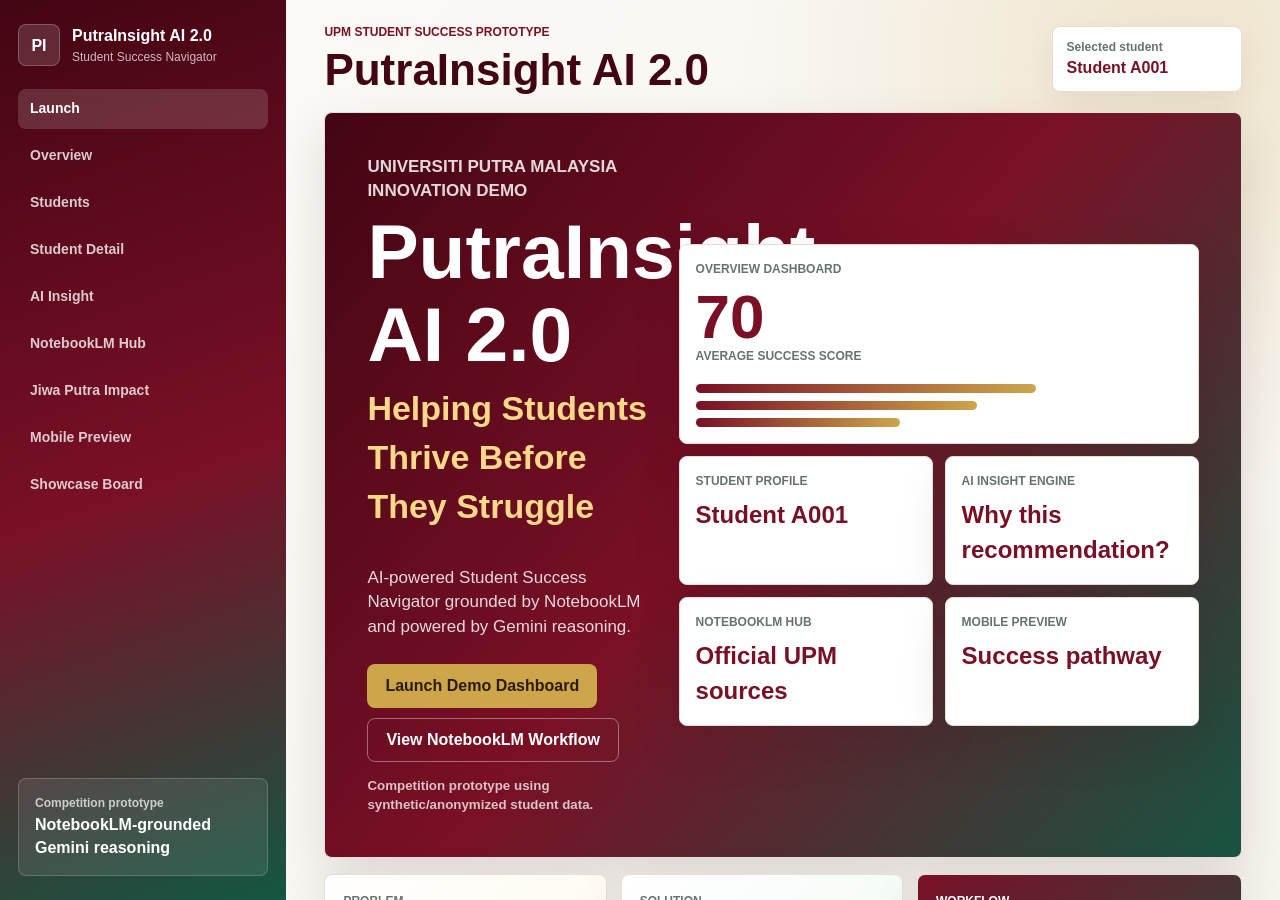
<file: index.html>
<!doctype html>
<html lang="en">
  <head>
    <meta charset="utf-8">
    <meta name="viewport" content="width=device-width, initial-scale=1">
    <meta http-equiv="refresh" content="0; url=demo/">
    <title>PutraInsight AI 2.0</title>
    <script>
      window.location.replace("demo/");
    </script>
  </head>
  <body>
    <main>
      <h1>PutraInsight AI 2.0</h1>
      <p>
        <a href="demo/">Open PutraInsight AI 2.0 Demo</a>
      </p>
    </main>
  </body>
</html>
</file>
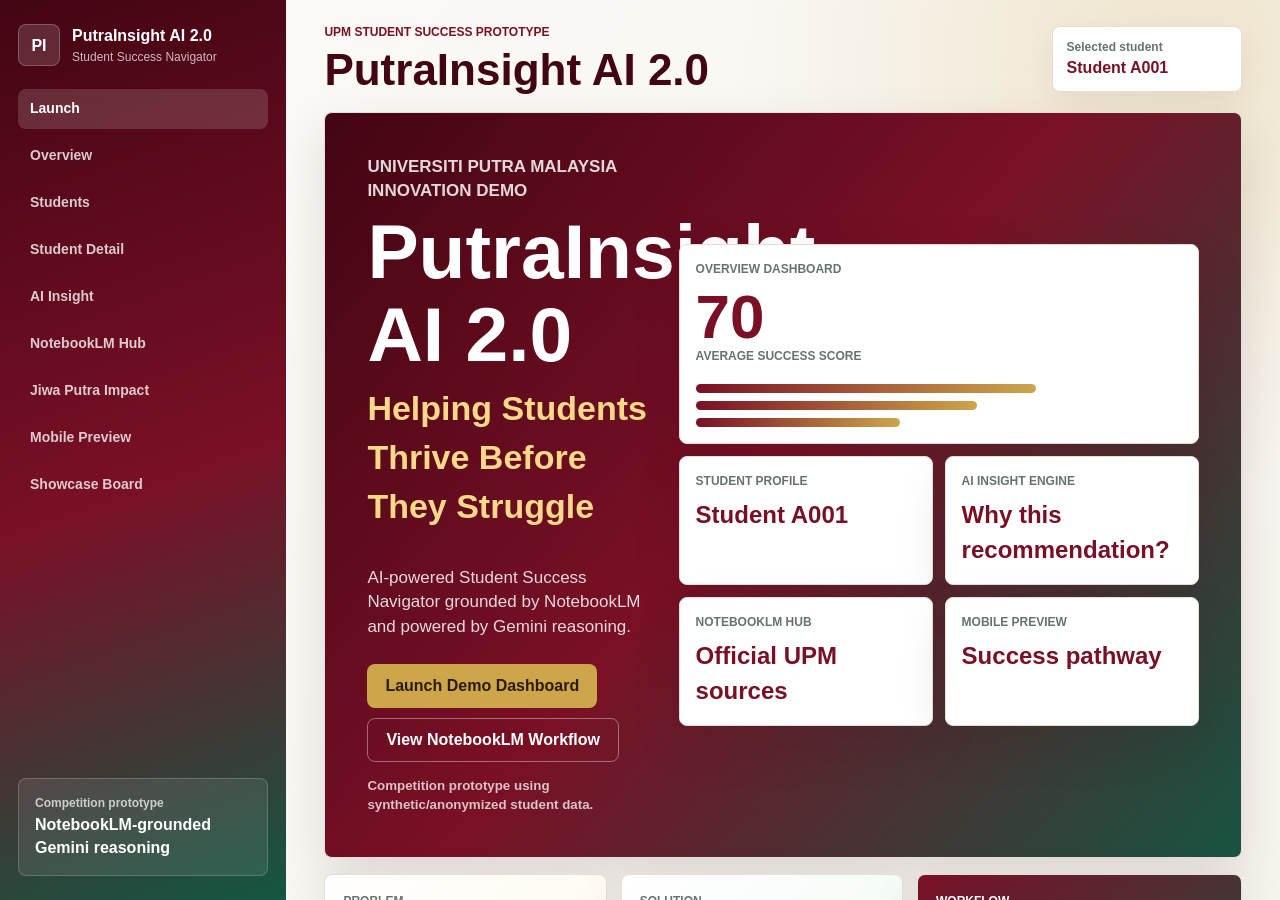
<file: demo/index.html>
<!doctype html>
<html lang="en">
  <head>
    <meta charset="utf-8">
    <meta name="viewport" content="width=device-width, initial-scale=1">
    <title>PutraInsight AI 2.0 | Student Success Navigator</title>
    <link rel="stylesheet" href="styles.css">
  </head>
  <body>
    <div class="app-shell">
      <aside class="sidebar" aria-label="Primary navigation">
        <a class="brand" href="#landing" aria-label="PutraInsight AI 2.0 home">
          <span class="brand-mark">PI</span>
          <span>
            <strong>PutraInsight AI 2.0</strong>
            <small>Student Success Navigator</small>
          </span>
        </a>
        <nav class="side-nav" id="sideNav">
          <button class="nav-item active" data-screen="landing" type="button">Launch</button>
          <button class="nav-item" data-screen="overview" type="button">Overview</button>
          <button class="nav-item" data-screen="students" type="button">Students</button>
          <button class="nav-item" data-screen="detail" type="button">Student Detail</button>
          <button class="nav-item" data-screen="insight" type="button">AI Insight</button>
          <button class="nav-item" data-screen="notebook" type="button">NotebookLM Hub</button>
          <button class="nav-item" data-screen="impact" type="button">Jiwa Putra Impact</button>
          <button class="nav-item" data-screen="mobile" type="button">Mobile Preview</button>
          <button class="nav-item" data-screen="showcase" type="button">Showcase Board</button>
        </nav>
        <div class="sidebar-note">
          <span>Competition prototype</span>
          <strong>NotebookLM-grounded Gemini reasoning</strong>
        </div>
      </aside>

      <main class="main-area">
        <header class="app-header">
          <div>
            <p class="eyebrow">UPM student success prototype</p>
            <h1 id="screenTitle">PutraInsight AI 2.0</h1>
          </div>
          <div class="selected-pill">
            <span>Selected student</span>
            <strong id="selectedStudentPill">Student A001</strong>
          </div>
        </header>

        <section class="screen active landing-screen" id="screen-landing" data-title="PutraInsight AI 2.0">
          <div class="hero-stage">
            <div class="hero-copy">
              <p class="hero-label">Universiti Putra Malaysia innovation demo</p>
              <h2>PutraInsight AI 2.0</h2>
              <p class="hero-tagline">Helping Students Thrive Before They Struggle</p>
              <p>AI-powered Student Success Navigator grounded by NotebookLM and powered by Gemini reasoning.</p>
              <div class="hero-actions">
                <button class="primary-action" data-go="overview" type="button">Launch Demo Dashboard</button>
                <button class="secondary-action" data-go="notebook" type="button">View NotebookLM Workflow</button>
              </div>
              <small class="data-note">Competition prototype using synthetic/anonymized student data.</small>
            </div>
            <div class="product-preview" aria-label="Product preview">
              <article class="preview-main">
                <span>Overview Dashboard</span>
                <strong id="heroAverageScore">74</strong>
                <small>Average success score</small>
                <div class="preview-bars">
                  <i style="width:70%"></i>
                  <i style="width:58%"></i>
                  <i style="width:42%"></i>
                </div>
              </article>
              <article><span>Student Profile</span><strong id="heroStudent">Student A001</strong></article>
              <article><span>AI Insight Engine</span><strong>Why this recommendation?</strong></article>
              <article><span>NotebookLM Hub</span><strong>Official UPM sources</strong></article>
              <article><span>Mobile Preview</span><strong>Success pathway</strong></article>
            </div>
          </div>
          <div class="launch-polish-grid">
            <article class="launch-problem-card">
              <span>Problem</span>
              <strong>Many students receive support only after challenges become visible.</strong>
              <p>PutraInsight AI 2.0 helps UPM act earlier through AI-guided, NotebookLM-grounded success pathways.</p>
            </article>
            <article class="launch-solution-card">
              <span>Solution</span>
              <strong>Earlier, advisor-guided success pathways.</strong>
              <p>PutraInsight AI 2.0 helps UPM act earlier through AI-guided, NotebookLM-grounded support recommendations.</p>
            </article>
            <article class="launch-workflow-card">
              <span>Workflow</span>
              <div class="mini-workflow">
                <b>Indicators</b>
                <b>Gemini</b>
                <b>NotebookLM</b>
                <b>Advisor Review</b>
              </div>
            </article>
          </div>
          <div class="value-card-grid">
            <article><span>01</span><strong>Personalized Guidance</strong><p>Student-specific success pathways from anonymized indicators.</p></article>
            <article><span>02</span><strong>Mentorship & Support</strong><p>Advisor and peer mentor actions remain human-guided.</p></article>
            <article><span>03</span><strong>Wellbeing & Balance</strong><p>Respectful support information without stigma.</p></article>
            <article><span>04</span><strong>Leadership & Impact</strong><p>Jiwa Putra development opportunities for growth.</p></article>
          </div>
        </section>

        <section class="screen" id="screen-overview" data-title="Overview Dashboard">
          <div class="intro-panel command-panel">
            <div>
              <h2>Student success command center</h2>
              <p>Review the cohort, select a student, inspect the AI insight, then show the NotebookLM-grounded success pathway.</p>
            </div>
            <button class="primary-action" data-go="students" type="button">Review Student Cohort</button>
          </div>
          <div class="overview-focus-strip">
            <article><strong>+26</strong><span>average improvement</span></article>
            <article><strong>Human-in-the-loop</strong><span>advisor review before action</span></article>
            <article><strong>2-minute flow</strong><span>cohort to insight to impact</span></article>
          </div>
          <div class="metric-grid" id="overviewMetrics"></div>
          <div class="dashboard-grid">
            <article class="panel simulation-panel wide-panel">
              <div class="panel-head">
                <div>
                  <h3>Cohort Improvement Simulation</h3>
                  <p>Screenshot-ready view of how advisor-guided support can move students into stable success pathways.</p>
                </div>
                <span>30-day AI-guided support</span>
              </div>
              <div class="simulation-grid">
                <div>
                  <h4>Before support</h4>
                  <div class="bar-list" id="beforeSimulation"></div>
                </div>
                <div class="improvement-callout">
                  <strong>+26</strong>
                  <span>average improvement for supported students</span>
                  <small>7 students moved to stable pathway</small>
                  <small>100% received source-grounded recommendations</small>
                </div>
                <div>
                  <h4>After 30-day plan</h4>
                  <div class="bar-list" id="afterSimulation"></div>
                </div>
              </div>
              <div class="simulation-proof-row">
                <span><strong>+26</strong> average improvement</span>
                <span><strong>7</strong> students moved to stable pathway</span>
                <span><strong>100%</strong> source-grounded recommendations</span>
              </div>
            </article>
            <article class="panel">
              <div class="panel-head">
                <h3>Category Distribution</h3>
                <span>live demo data</span>
              </div>
              <div class="bar-list" id="categoryDistribution"></div>
            </article>
            <article class="panel">
              <div class="panel-head">
                <h3>Top Support Needs</h3>
                <span>from recommendations</span>
              </div>
              <div class="need-list" id="supportNeeds"></div>
            </article>
            <article class="panel demo-flow-card">
              <h3>2-minute demo flow</h3>
              <ol>
                <li>Review student cohort</li>
                <li>Select a student</li>
                <li>Inspect AI insight</li>
                <li>Review NotebookLM sources</li>
                <li>Generate success pathway</li>
              </ol>
            </article>
            <article class="panel human-card">
              <h3>Human-in-the-loop</h3>
              <p>PutraInsight AI supports advisors. It does not replace academic advisors, counsellors, or university officers.</p>
            </article>
            <article class="panel wide-panel">
              <div class="panel-head">
                <h3>Recent AI Recommendations</h3>
                <span>click a student to inspect</span>
              </div>
              <div class="recommendation-feed" id="recentRecommendations"></div>
            </article>
          </div>
        </section>

        <section class="screen" id="screen-students" data-title="Students">
          <div class="screen-toolbar">
            <div>
              <h2>Multi-student cohort</h2>
              <p>The table is powered by `demo/data.json` and supports all 20 anonymized student profiles.</p>
            </div>
            <div class="search-stack">
              <input id="studentSearch" type="search" placeholder="Search student, faculty, category">
              <span id="studentResultCount">20 students shown</span>
            </div>
          </div>
          <div class="student-page-grid">
            <article class="panel filter-panel">
              <h3>Category filter</h3>
              <div class="filter-list" id="categoryFilters"></div>
              <div class="selected-score-card">
                <span>Selected score</span>
                <strong id="selectedScoreCompact">48</strong>
                <small id="selectedCategoryCompact">Needs Support</small>
              </div>
            </article>
            <div class="student-table-wrap">
              <table class="student-table">
                <thead>
                  <tr>
                    <th>Student ID</th>
                    <th>Faculty</th>
                    <th>Year</th>
                    <th>Score</th>
                    <th>Category</th>
                    <th>Recommended Action</th>
                    <th></th>
                  </tr>
                </thead>
                <tbody id="studentRows"></tbody>
              </table>
            </div>
          </div>
        </section>

        <section class="screen" id="screen-detail" data-title="Student Detail">
          <div class="detail-grid">
            <article class="panel profile-panel">
              <div class="profile-head">
                <div>
                  <h2 id="detailId">Student A001</h2>
                  <p id="detailFaculty">Faculty</p>
                </div>
                <span class="category-badge" id="detailCategory">Needs Support</span>
              </div>
              <div class="score-block">
                <div class="score-ring large" id="detailScoreRing" style="--score:48">
                  <span id="detailScore">48</span>
                  <small>Student Success Score</small>
                </div>
                <div class="score-copy">
                  <strong id="detailYear">Year 2</strong>
                  <p id="detailAction">Recommended action appears here.</p>
                </div>
              </div>
            </article>
            <article class="panel snapshot-panel">
              <h3>Student Snapshot</h3>
              <div id="studentSnapshot" class="snapshot-list"></div>
            </article>
            <article class="panel">
              <div class="panel-head">
                <h3>GPA Trend</h3>
                <span id="gpaTrendLabel">Improving</span>
              </div>
              <div class="trend-bars" id="gpaTrend"></div>
            </article>
            <article class="panel privacy-card">
              <h3>Privacy note</h3>
              <p>Only anonymized indicators are shown. No names, matric numbers, emails, or private identifiers are used in this prototype.</p>
            </article>
            <article class="panel wide-panel">
              <div class="panel-head">
                <h3>Academic and Engagement Indicators</h3>
                <span>selected student</span>
              </div>
              <div class="indicator-grid" id="detailIndicators"></div>
            </article>
          </div>
        </section>

        <section class="screen" id="screen-insight" data-title="AI Insight Engine">
          <div class="ai-layout">
            <article class="panel selected-summary">
              <div class="panel-head">
                <h3 id="insightStudent">Student A001</h3>
                <span id="insightCategory">Needs Support</span>
              </div>
              <p>Gemini generates the reasoning layer, while NotebookLM grounds the recommendation using official UPM resources.</p>
              <div class="source-card">
                <span>NotebookLM source used</span>
                <strong id="sourceUsed">UPM Academic Advising System Guideline</strong>
                <div class="confidence-line">
                  <i id="confidenceBar"></i>
                </div>
                <small id="confidenceScore">Source confidence: 92%</small>
              </div>
            </article>
            <article class="panel mentor-match-card">
              <h3>Recommended Advisor / Mentor Type</h3>
              <strong>Academic advisor + trained peer mentor</strong>
              <div class="match-score"><span id="mentorMatchScore">91%</span><i></i></div>
              <p id="mentorMatchReason">Same faculty context, academic planning support, confidence-building need.</p>
            </article>
            <article class="panel presenter-focus-card wide-panel">
              <h3>Presenter Focus</h3>
              <div>
                <span>1. Why this recommendation?</span>
                <span>2. NotebookLM source confidence</span>
                <span>3. Mentor/advisor match</span>
                <span>4. 30-day Success Journey</span>
              </div>
            </article>
            <article class="panel wide-panel">
              <div class="panel-head">
                <h3>Why this recommendation?</h3>
                <span>factor contribution breakdown</span>
              </div>
              <div class="factor-grid" id="factorBreakdown"></div>
            </article>
            <article class="panel">
              <h3>Key Support Factors</h3>
              <ul class="clean-list" id="supportFactors"></ul>
            </article>
            <article class="panel">
              <h3>Strengths</h3>
              <ul class="clean-list" id="strengths"></ul>
            </article>
            <article class="panel">
              <h3>Growth Opportunities</h3>
              <ul class="clean-list" id="growthOpportunities"></ul>
            </article>
            <article class="panel ai-summary-card">
              <h3>AI Recommendation Summary</h3>
              <p id="aiSummary">Advisor-guided support pathway with academic planning and wellbeing information.</p>
              <strong>Human review required before action.</strong>
            </article>
            <article class="panel wide-panel">
              <div class="recommendation-grid" id="aiRecommendations"></div>
            </article>
            <article class="panel source-reason-card wide-panel">
              <div class="panel-head">
                <h3>Source grounding explanation</h3>
                <span id="sourceCategory">Academic Advising</span>
              </div>
              <p id="sourceReason">Used because advisor engagement and academic planning support are central to the recommendation.</p>
            </article>
            <article class="panel wide-panel journey-panel">
              <div class="panel-head">
                <h3>30-Day Success Journey</h3>
                <span id="journeyGain">+26 points</span>
              </div>
              <div class="journey-visual">
                <div class="journey-state before">
                  <span>Before support</span>
                  <strong id="beforeScore">48</strong>
                  <small id="beforeCategory">Needs Support</small>
                </div>
                <div class="journey-plan" id="successPlan"></div>
                <div class="journey-state after">
                  <span>After 30-day plan</span>
                  <strong id="afterScore">74</strong>
                  <small id="afterCategory">Stable</small>
                </div>
              </div>
            </article>
          </div>
        </section>

        <section class="screen" id="screen-notebook" data-title="NotebookLM Hub">
          <div class="intro-panel notebook-hero">
            <div>
              <h2>NotebookLM is the grounding layer</h2>
              <p>NotebookLM prevents generic AI advice by grounding recommendations in official UPM resources.</p>
            </div>
            <button class="primary-action" data-go="insight" type="button">Inspect AI Reasoning</button>
          </div>
          <div class="layer-summary">
            <article><strong>Gemini</strong><span>reasoning layer</span></article>
            <article><strong>NotebookLM</strong><span>grounding layer</span></article>
            <article><strong>Advisor</strong><span>human review layer</span></article>
          </div>
          <div class="vertical-flow">
            <div>Student Indicators</div>
            <div>Gemini Analysis</div>
            <div>NotebookLM Official UPM Sources</div>
            <div>Grounded Recommendation</div>
            <div>Student Success Pathway</div>
            <div>Advisor Review</div>
          </div>
          <p class="workflow-note">NotebookLM helps keep recommendations UPM-specific, source-aware, and aligned with official student support pathways.</p>
          <div class="why-grid">
            <article class="panel">
              <h3>Why NotebookLM?</h3>
              <p>NotebookLM prevents generic AI advice by grounding recommendations in official UPM resources.</p>
            </article>
            <article class="panel">
              <h3>Why not Gemini alone?</h3>
              <p>Gemini reasons over the student profile, but NotebookLM anchors the answer to UPM-specific policies, services, and support pathways.</p>
            </article>
          </div>
          <div class="source-category-grid" id="sourceCards"></div>
        </section>

        <section class="screen" id="screen-impact" data-title="Jiwa Putra Impact">
          <div class="impact-hero">
            <div>
              <h2>From insight to care, responsibility, and empowerment.</h2>
              <p>PutraInsight connects student success with mentorship, wellbeing, leadership, and community impact.</p>
            </div>
            <div class="impact-mark">Jiwa Putra</div>
          </div>
          <div class="impact-metrics" id="impactMetrics"></div>
          <div class="value-grid">
            <article class="panel"><h3>Care</h3><p>Earlier support recommendations before students feel alone.</p></article>
            <article class="panel"><h3>Responsibility</h3><p>Human-in-the-loop guidance for advisors and support units.</p></article>
            <article class="panel"><h3>Student Empowerment</h3><p>Clear next steps that students can understand and act on.</p></article>
            <article class="panel"><h3>Mentorship</h3><p>Advisor and peer mentor actions connected to each pathway.</p></article>
            <article class="panel"><h3>Wellbeing</h3><p>Support options presented positively and respectfully.</p></article>
            <article class="panel"><h3>Leadership</h3><p>Student development and leadership participation as growth opportunities.</p></article>
            <article class="panel"><h3>Community Impact</h3><p>Leadership and service pathways aligned with Berilmu Berbakti.</p></article>
          </div>
          <article class="panel closing-impact">
            <strong>PutraInsight AI 2.0 embodies Jiwa Putra by helping students receive the right support before challenges become critical.</strong>
          </article>
        </section>

        <section class="screen" id="screen-mobile" data-title="Mobile Preview">
          <div class="screen-toolbar">
            <div>
              <h2>Student mobile companion</h2>
              <p>Phone-like cards for success score, pathway, mentor, recommended programmes, and NotebookLM-grounded support.</p>
            </div>
          </div>
          <div class="phone-grid">
            <div class="phone"><div class="phone-top">Home</div><p id="mobileHome">Welcome back, Student A001</p><strong id="mobileToday">Today: advisor check-in</strong><div class="phone-card">Support pathway ready</div></div>
            <div class="phone"><div class="phone-top">Success Score</div><div class="score-ring small" id="mobileScoreRing" style="--score:48"><span id="mobileScore">48</span></div><p id="mobileCategory">Needs Support</p><div class="mini-progress"><i style="width:62%"></i></div></div>
            <div class="phone"><div class="phone-top">My Success Pathway</div><div class="phone-card">Month 1: study rhythm</div><div class="phone-card">Month 2: mentor reflection</div><div class="phone-card">Month 3: leadership opportunity</div></div>
            <div class="phone"><div class="phone-top">Mentor Recommendation</div><p>Academic advisor + trained peer mentor</p><strong>Match Score: 91%</strong><div class="mini-progress"><i style="width:91%"></i></div></div>
            <div class="phone"><div class="phone-top">Recommended Programs</div><p id="mobilePrograms">Study Circle, Wellbeing Info, Jiwa Putra Volunteer</p><div class="phone-card">Advisor-guided support</div></div>
            <div class="phone"><div class="phone-top">NotebookLM Support</div><p>Official UPM source grounding is attached to each recommendation.</p><strong>Source confidence: 92%</strong></div>
          </div>
        </section>

        <section class="screen" id="screen-showcase" data-title="Showcase Board">
          <div class="showcase-board">
            <article class="showcase-hero">
              <span>Competition product board</span>
              <small>PutraInsight AI 2.0</small>
              <h2>Helping Students Thrive Before They Struggle</h2>
              <p>AI-powered student success navigator grounded by NotebookLM and powered by Gemini reasoning.</p>
              <div class="showcase-flow-line">
                <b>Student Success</b>
                <b>NotebookLM Grounding</b>
                <b>Gemini Reasoning</b>
              </div>
            </article>
            <article class="showcase-card dashboard-preview">
              <h3>Dashboard Preview</h3>
              <div class="showcase-stat-row">
                <strong>20</strong>
                <span>student profiles analyzed</span>
              </div>
              <div class="showcase-stat-row">
                <strong id="showcaseAvgScore">70</strong>
                <span>average success score</span>
              </div>
              <div class="mini-cohort-chart">
                <i style="height:48%"><span>6</span></i>
                <i style="height:56%"><span>7</span></i>
                <i style="height:40%"><span>5</span></i>
                <i style="height:16%"><span>2</span></i>
                <em>Before</em>
                <i style="height:80%"><span>10</span></i>
                <i style="height:64%"><span>8</span></i>
                <i style="height:16%"><span>2</span></i>
                <i style="height:4%"><span>0</span></i>
                <em>After</em>
              </div>
            </article>
            <article class="showcase-card insight-preview-card">
              <h3>AI Insight Preview</h3>
              <p>Why this recommendation?</p>
              <div class="showcase-factor"><span>Advisor engagement</span><i style="width:82%"></i><b>+8</b></div>
              <div class="showcase-factor"><span>Support need</span><i style="width:72%"></i><b>-15</b></div>
              <div class="showcase-mini-stats">
                <span>Mentor match <strong>91%</strong></span>
                <span>Source confidence <strong>92%</strong></span>
              </div>
            </article>
            <article class="showcase-card notebook-preview-card">
              <h3>NotebookLM Workflow</h3>
              <div class="compact-flow">
                <span>Indicators</span>
                <span>Gemini</span>
                <span>NotebookLM</span>
                <span>Recommendation</span>
                <span>Advisor Review</span>
              </div>
              <p>Student Indicators → Gemini Analysis → Official UPM Sources → Advisor Review</p>
            </article>
            <article class="showcase-card impact-preview-card">
              <h3>Jiwa Putra Impact</h3>
              <div><strong>100%</strong><span>source-grounded recommendations</span></div>
              <div><strong>29</strong><span>advisor/mentor actions</span></div>
              <div><strong>7</strong><span>students moved to stable pathway</span></div>
            </article>
            <article class="showcase-phone">
              <div class="phone-top">Mobile Preview</div>
              <div class="showcase-phone-card">
                <span>Student Success Score</span>
                <strong>74</strong>
                <i></i>
              </div>
              <div class="showcase-phone-card">
                <span>My Success Pathway</span>
                <b>Advisor check-in ready</b>
              </div>
              <small>NotebookLM support attached</small>
            </article>
          </div>
        </section>
      </main>
    </div>

    <nav class="mobile-nav" aria-label="Mobile navigation">
      <button class="nav-item active" data-screen="landing" type="button">Launch</button>
      <button class="nav-item" data-screen="overview" type="button">Overview</button>
      <button class="nav-item" data-screen="students" type="button">Students</button>
      <button class="nav-item" data-screen="detail" type="button">Detail</button>
      <button class="nav-item" data-screen="insight" type="button">AI</button>
      <button class="nav-item" data-screen="notebook" type="button">Hub</button>
      <button class="nav-item" data-screen="impact" type="button">Impact</button>
      <button class="nav-item" data-screen="mobile" type="button">Mobile</button>
      <button class="nav-item" data-screen="showcase" type="button">Board</button>
    </nav>

    <script src="script.js"></script>
  </body>
</html>
</file>
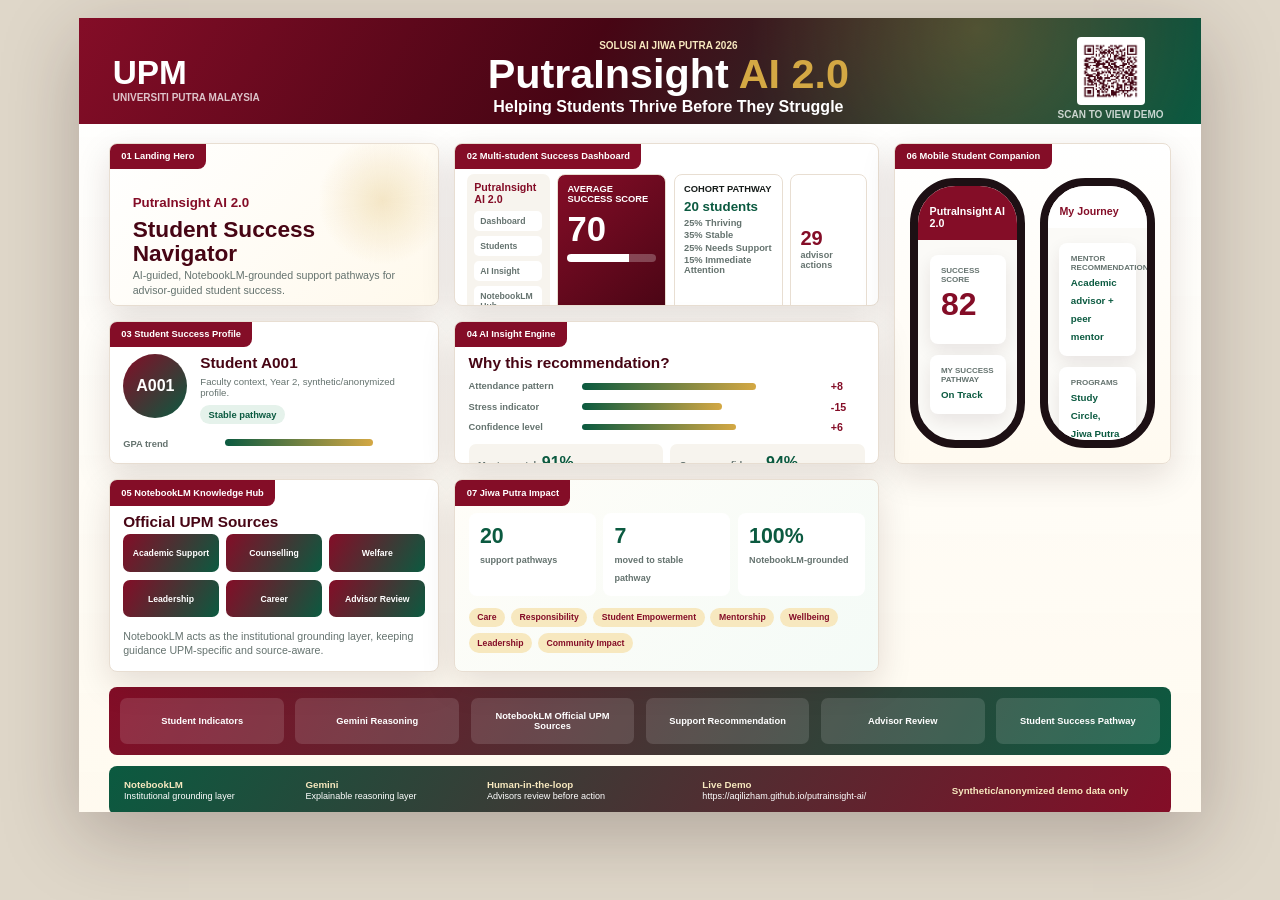
<file: poster/poster.html>
<!doctype html>
<html lang="en">
  <head>
    <meta charset="utf-8">
    <meta name="viewport" content="width=device-width, initial-scale=1">
    <title>PutraInsight AI 2.0 Product Showcase Poster</title>
    <link rel="stylesheet" href="poster.css">
  </head>
  <body>
    <main class="poster-board">
      <header class="top-strip">
        <div class="upm-mark">
          <strong>UPM</strong>
          <span>Universiti Putra Malaysia</span>
        </div>
        <div class="title-block">
          <p>Solusi AI Jiwa Putra 2026</p>
          <h1>PutraInsight <em>AI 2.0</em></h1>
          <h2>Helping Students Thrive Before They Struggle</h2>
        </div>
        <div class="demo-qr">
          <img src="assets/qr-demo.png" alt="QR code for PutraInsight AI 2.0 live demo">
          <span>Scan to view demo</span>
        </div>
      </header>

      <section class="showcase-grid">
        <article class="panel landing-panel">
          <div class="panel-tab">01 Landing Hero</div>
          <div class="landing-copy">
            <strong>PutraInsight AI 2.0</strong>
            <h3>Student Success Navigator</h3>
            <p>AI-guided, NotebookLM-grounded support pathways for advisor-guided student success.</p>
          </div>
          <div class="hero-wave"></div>
          <div class="feature-row">
            <span>Personalized Guidance</span>
            <span>Mentorship</span>
            <span>Wellbeing</span>
            <span>Leadership</span>
          </div>
        </article>

        <article class="panel dashboard-panel">
          <div class="panel-tab">02 Multi-student Success Dashboard</div>
          <div class="dashboard-shell">
            <aside>
              <b>PutraInsight AI 2.0</b>
              <span>Dashboard</span>
              <span>Students</span>
              <span>AI Insight</span>
              <span>NotebookLM Hub</span>
            </aside>
            <div class="dash-main">
              <div class="score-card">
                <small>Average Success Score</small>
                <strong>70</strong>
                <i></i>
              </div>
              <div class="path-card">
                <small>Cohort Pathway</small>
                <b>20 students</b>
                <span>25% Thriving</span>
                <span>35% Stable</span>
                <span>25% Needs Support</span>
                <span>15% Immediate Attention</span>
              </div>
              <div class="metric-mini"><strong>29</strong><span>advisor actions</span></div>
              <div class="metric-mini"><strong>+26</strong><span>average improvement</span></div>
              <div class="metric-mini"><strong>100%</strong><span>source-grounded</span></div>
            </div>
          </div>
        </article>

        <article class="mobile-cluster">
          <div class="panel-tab">06 Mobile Student Companion</div>
          <div class="phone-row">
            <div class="phone-mock">
              <div class="phone-head">PutraInsight AI 2.0</div>
              <div class="phone-card"><span>Success Score</span><strong>82</strong><i></i></div>
              <div class="phone-card"><span>My Success Pathway</span><b>On Track</b></div>
            </div>
            <div class="phone-mock light">
              <div class="phone-head">My Journey</div>
              <div class="phone-card"><span>Mentor Recommendation</span><b>Academic advisor + peer mentor</b></div>
              <div class="phone-card"><span>Programs</span><b>Study Circle, Jiwa Putra Volunteer</b></div>
            </div>
          </div>
        </article>

        <article class="panel profile-panel">
          <div class="panel-tab">03 Student Success Profile</div>
          <div class="profile-grid">
            <div class="avatar">A001</div>
            <div>
              <h3>Student A001</h3>
              <p>Faculty context, Year 2, synthetic/anonymized profile.</p>
              <span class="badge stable">Stable pathway</span>
            </div>
            <div class="strengths">
              <span>GPA trend</span><i style="width:74%"></i>
              <span>Attendance</span><i style="width:88%"></i>
              <span>Confidence</span><i style="width:70%"></i>
            </div>
          </div>
          <div class="recommend-row">
            <span>Support Pathway</span>
            <b>Advisor-Guided Support + 30-Day Success Journey</b>
          </div>
        </article>

        <article class="panel ai-panel">
          <div class="panel-tab">04 AI Insight Engine</div>
          <h3>Why this recommendation?</h3>
          <div class="factor"><span>Attendance pattern</span><i style="width:72%"></i><b>+8</b></div>
          <div class="factor"><span>Stress indicator</span><i style="width:58%"></i><b>-15</b></div>
          <div class="factor"><span>Confidence level</span><i style="width:64%"></i><b>+6</b></div>
          <div class="ai-stat-row">
            <span>Mentor match <strong>91%</strong></span>
            <span>Source confidence <strong>94%</strong></span>
          </div>
        </article>

        <article class="panel notebook-panel">
          <div class="panel-tab">05 NotebookLM Knowledge Hub</div>
          <h3>Official UPM Sources</h3>
          <div class="source-grid">
            <span>Academic Support</span>
            <span>Counselling</span>
            <span>Welfare</span>
            <span>Leadership</span>
            <span>Career</span>
            <span>Advisor Review</span>
          </div>
          <p>NotebookLM acts as the institutional grounding layer, keeping guidance UPM-specific and source-aware.</p>
        </article>

        <article class="panel impact-panel">
          <div class="panel-tab">07 Jiwa Putra Impact</div>
          <div class="impact-metrics">
            <div><strong>20</strong><span>support pathways</span></div>
            <div><strong>7</strong><span>moved to stable pathway</span></div>
            <div><strong>100%</strong><span>NotebookLM-grounded</span></div>
          </div>
          <div class="jiwa-values">
            <span>Care</span>
            <span>Responsibility</span>
            <span>Student Empowerment</span>
            <span>Mentorship</span>
            <span>Wellbeing</span>
            <span>Leadership</span>
            <span>Community Impact</span>
          </div>
        </article>
      </section>

      <section class="workflow-strip">
        <span>Student Indicators</span>
        <span>Gemini Reasoning</span>
        <span>NotebookLM Official UPM Sources</span>
        <span>Support Recommendation</span>
        <span>Advisor Review</span>
        <span>Student Success Pathway</span>
      </section>

      <footer>
        <div><strong>NotebookLM</strong> Institutional grounding layer</div>
        <div><strong>Gemini</strong> Explainable reasoning layer</div>
        <div><strong>Human-in-the-loop</strong> Advisors review before action</div>
        <div><strong>Live Demo</strong> https://aqilizham.github.io/putrainsight-ai/</div>
        <div><strong>Synthetic/anonymized demo data only</strong></div>
      </footer>
    </main>
  </body>
</html>
</file>
<file: demo/styles.css>
:root {
  --maroon: #7a1026;
  --maroon-2: #9b1232;
  --maroon-dark: #420513;
  --gold: #cda64b;
  --gold-soft: #f6ead0;
  --green: #0f5a43;
  --green-soft: #dcefe6;
  --ink: #17201d;
  --muted: #66736f;
  --line: #e7dfd5;
  --paper: #ffffff;
  --soft: #f7f4ee;
  --shadow: 0 18px 48px rgba(48, 18, 23, 0.13);
}

* {
  box-sizing: border-box;
}

html,
body {
  min-height: 100%;
}

body {
  margin: 0;
  color: var(--ink);
  background:
    radial-gradient(circle at 92% 6%, rgba(205, 166, 75, 0.22), transparent 30%),
    linear-gradient(120deg, #fbfaf7, var(--soft));
  font-family: Inter, "Segoe UI", Arial, sans-serif;
  line-height: 1.45;
}

button,
input {
  font: inherit;
}

button {
  cursor: pointer;
}

h1,
h2,
h3,
h4,
p {
  margin-top: 0;
}

h1 {
  margin-bottom: 0;
  color: var(--maroon-dark);
  font-size: clamp(28px, 4vw, 44px);
  line-height: 1.05;
}

h2 {
  margin-bottom: 8px;
  color: var(--maroon-dark);
  font-size: clamp(24px, 3vw, 36px);
  line-height: 1.08;
}

h3 {
  margin-bottom: 10px;
  color: var(--maroon-dark);
  font-size: 18px;
}

h4 {
  margin-bottom: 10px;
  color: var(--maroon-dark);
}

p {
  color: var(--muted);
}

.app-shell {
  min-height: 100vh;
  display: grid;
  grid-template-columns: 286px minmax(0, 1fr);
}

.sidebar {
  position: sticky;
  top: 0;
  height: 100vh;
  display: flex;
  flex-direction: column;
  gap: 22px;
  padding: 24px 18px;
  color: white;
  background:
    linear-gradient(160deg, rgba(66, 5, 19, 0.98), rgba(122, 16, 38, 0.96) 54%, rgba(15, 90, 67, 0.96)),
    var(--maroon);
}

.brand {
  display: flex;
  align-items: center;
  gap: 12px;
  color: white;
  text-decoration: none;
}

.brand-mark {
  display: grid;
  place-items: center;
  width: 42px;
  height: 42px;
  flex: 0 0 auto;
  color: white;
  background: rgba(255, 255, 255, 0.14);
  border: 1px solid rgba(255, 255, 255, 0.22);
  border-radius: 8px;
  font-weight: 900;
}

.brand strong,
.brand small {
  display: block;
}

.brand small {
  margin-top: 2px;
  color: rgba(255, 255, 255, 0.72);
  font-size: 12px;
}

.side-nav {
  display: grid;
  gap: 7px;
}

.nav-item {
  width: 100%;
  min-height: 40px;
  padding: 0 12px;
  border: 0;
  border-radius: 8px;
  color: rgba(255, 255, 255, 0.78);
  background: transparent;
  font-size: 14px;
  font-weight: 800;
  text-align: left;
}

.nav-item:hover,
.nav-item.active {
  color: white;
  background: rgba(255, 255, 255, 0.15);
}

.sidebar-note {
  margin-top: auto;
  padding: 16px;
  border: 1px solid rgba(255, 255, 255, 0.18);
  border-radius: 8px;
  background: rgba(255, 255, 255, 0.09);
}

.sidebar-note span,
.sidebar-note strong {
  display: block;
}

.sidebar-note span {
  color: rgba(255, 255, 255, 0.72);
  font-size: 12px;
  font-weight: 800;
}

.main-area {
  min-width: 0;
  height: 100vh;
  overflow: auto;
  padding: 24px clamp(20px, 3vw, 40px) 36px;
}

.app-header {
  display: flex;
  align-items: center;
  justify-content: space-between;
  gap: 20px;
  margin-bottom: 18px;
}

.eyebrow,
.hero-label {
  margin: 0 0 6px;
  color: var(--maroon);
  font-size: 12px;
  font-weight: 900;
  text-transform: uppercase;
}

.selected-pill {
  min-width: 190px;
  padding: 12px 14px;
  border: 1px solid var(--line);
  border-radius: 8px;
  background: white;
  box-shadow: 0 10px 30px rgba(48, 18, 23, 0.06);
}

.selected-pill span,
.selected-pill strong {
  display: block;
}

.selected-pill span {
  color: var(--muted);
  font-size: 12px;
  font-weight: 800;
}

.selected-pill strong {
  color: var(--maroon);
}

.screen {
  display: none;
}

.screen.active {
  display: block;
}

.panel,
.intro-panel,
.student-table-wrap,
.hero-stage,
.value-card-grid article,
.launch-polish-grid article,
.product-preview article,
.showcase-card,
.showcase-hero,
.showcase-phone {
  border: 1px solid var(--line);
  border-radius: 8px;
  background: var(--paper);
  box-shadow: var(--shadow);
}

.landing-screen {
  display: none;
}

.landing-screen.active {
  display: grid;
  gap: 16px;
}

.hero-stage {
  min-height: 420px;
  display: grid;
  grid-template-columns: 1fr minmax(300px, 520px);
  align-items: center;
  gap: 28px;
  padding: clamp(24px, 4vw, 42px);
  color: white;
  background:
    linear-gradient(130deg, rgba(66, 5, 19, 0.98), rgba(122, 16, 38, 0.94) 48%, rgba(15, 90, 67, 0.92)),
    var(--maroon);
  overflow: hidden;
}

.hero-copy,
.hero-visual,
.product-preview,
.product-preview article {
  min-width: 0;
}

.hero-copy h2 {
  max-width: 640px;
  margin-bottom: 8px;
  color: white;
  font-size: clamp(42px, 6vw, 78px);
  letter-spacing: 0;
}

.hero-copy p {
  max-width: 640px;
  color: rgba(255, 255, 255, 0.84);
  font-size: 17px;
}

.hero-tagline {
  color: #f7d989 !important;
  font-size: clamp(22px, 3vw, 34px) !important;
  font-weight: 900;
}

.hero-actions {
  display: flex;
  flex-wrap: wrap;
  gap: 10px;
  margin: 24px 0 14px;
}

.data-note {
  display: inline-block;
  color: rgba(255, 255, 255, 0.74);
  font-weight: 800;
}

.product-preview {
  display: grid;
  grid-template-columns: repeat(2, minmax(0, 1fr));
  gap: 12px;
}

.product-preview article {
  min-height: 116px;
  padding: 16px;
}

.launch-polish-grid {
  display: grid;
  grid-template-columns: 1fr 1fr 1.15fr;
  gap: 14px;
}

.launch-polish-grid article {
  padding: 18px;
}

.launch-polish-grid span,
.launch-workflow-card span {
  display: block;
  color: var(--muted);
  font-size: 12px;
  font-weight: 900;
  text-transform: uppercase;
}

.launch-polish-grid strong {
  display: block;
  margin: 7px 0;
  color: var(--maroon-dark);
  font-size: 19px;
  line-height: 1.2;
}

.launch-problem-card {
  background: linear-gradient(135deg, white, #fff7e5) !important;
}

.launch-solution-card {
  background: linear-gradient(135deg, white, #edf8f1) !important;
}

.launch-workflow-card {
  background: linear-gradient(145deg, var(--maroon), var(--green)) !important;
}

.launch-workflow-card span,
.launch-workflow-card strong,
.launch-workflow-card p {
  color: white;
}

.mini-workflow,
.compact-flow {
  display: grid;
  gap: 8px;
  margin-top: 12px;
}

.mini-workflow b,
.compact-flow span {
  position: relative;
  display: block;
  padding: 9px 11px;
  border-radius: 8px;
  background: rgba(255, 255, 255, 0.14);
  color: white;
  font-size: 12px;
  font-weight: 900;
}

.product-preview .preview-main {
  grid-column: 1 / -1;
  min-height: 190px;
}

.product-preview span,
.product-preview small {
  display: block;
  color: var(--muted);
  font-size: 12px;
  font-weight: 900;
  text-transform: uppercase;
}

.product-preview strong {
  display: block;
  margin-top: 8px;
  color: var(--maroon);
  font-size: 24px;
}

.preview-main strong {
  font-size: 62px;
  line-height: 1;
}

.preview-bars {
  display: grid;
  gap: 8px;
  margin-top: 18px;
}

.preview-bars i {
  display: block;
  height: 9px;
  border-radius: 999px;
  background: linear-gradient(90deg, var(--maroon), var(--gold));
}

.value-card-grid {
  display: grid;
  grid-template-columns: repeat(4, minmax(0, 1fr));
  gap: 14px;
}

.value-card-grid article {
  padding: 18px;
}

.value-card-grid span {
  color: var(--gold);
  font-weight: 900;
}

.value-card-grid strong {
  display: block;
  margin: 8px 0;
  color: var(--maroon-dark);
}

.intro-panel {
  display: flex;
  align-items: center;
  justify-content: space-between;
  gap: 20px;
  margin-bottom: 16px;
  padding: 22px;
}

.command-panel {
  background:
    linear-gradient(90deg, white, #fffaf0);
}

.overview-focus-strip,
.layer-summary {
  display: grid;
  grid-template-columns: repeat(3, minmax(0, 1fr));
  gap: 12px;
  margin-bottom: 14px;
}

.overview-focus-strip article,
.layer-summary article {
  padding: 14px 16px;
  border: 1px solid var(--line);
  border-radius: 8px;
  background: white;
  box-shadow: 0 10px 28px rgba(48, 18, 23, 0.08);
}

.overview-focus-strip strong,
.overview-focus-strip span,
.layer-summary strong,
.layer-summary span {
  display: block;
}

.overview-focus-strip strong,
.layer-summary strong {
  color: var(--maroon);
  font-size: 20px;
}

.overview-focus-strip span,
.layer-summary span {
  margin-top: 3px;
  color: var(--muted);
  font-size: 12px;
  font-weight: 900;
  text-transform: uppercase;
}

.primary-action,
.secondary-action {
  min-height: 44px;
  padding: 0 18px;
  border-radius: 8px;
  font-weight: 900;
}

.primary-action {
  border: 0;
  color: #2b1b06;
  background: var(--gold);
}

.secondary-action {
  border: 1px solid rgba(255, 255, 255, 0.38);
  color: white;
  background: transparent;
}

.metric-grid {
  display: grid;
  grid-template-columns: repeat(4, minmax(150px, 1fr));
  gap: 12px;
  margin-bottom: 14px;
}

.metric-card {
  min-height: 92px;
  padding: 14px;
  border: 1px solid var(--line);
  border-radius: 8px;
  background: white;
}

.metric-card span {
  display: block;
  color: var(--muted);
  font-size: 12px;
  font-weight: 900;
  text-transform: uppercase;
}

.metric-card strong {
  display: block;
  margin-top: 8px;
  color: var(--maroon);
  font-size: 30px;
  line-height: 1;
}

.metric-card small {
  display: block;
  margin-top: 8px;
  color: var(--green);
  font-weight: 800;
}

.dashboard-grid,
.detail-grid,
.ai-layout {
  display: grid;
  grid-template-columns: repeat(2, minmax(0, 1fr));
  gap: 14px;
}

.panel {
  padding: 18px;
}

.wide-panel {
  grid-column: 1 / -1;
}

.panel-head,
.screen-toolbar,
.profile-head {
  display: flex;
  align-items: flex-start;
  justify-content: space-between;
  gap: 16px;
}

.panel-head span,
.screen-toolbar p {
  color: var(--muted);
  font-size: 13px;
  font-weight: 800;
}

.simulation-panel {
  background: linear-gradient(135deg, white, #fffaf0);
}

.simulation-panel .panel-head p {
  max-width: 620px;
  margin-bottom: 0;
}

.simulation-grid {
  display: grid;
  grid-template-columns: 1fr 260px 1fr;
  gap: 16px;
  align-items: stretch;
}

.improvement-callout {
  display: grid;
  align-content: center;
  gap: 8px;
  padding: 18px;
  border-radius: 8px;
  color: white;
  background: linear-gradient(150deg, var(--maroon), var(--green));
}

.improvement-callout strong {
  color: #f7d989;
  font-size: 58px;
  line-height: 1;
}

.improvement-callout span,
.improvement-callout small {
  color: white;
  font-weight: 800;
}

.simulation-proof-row {
  display: grid;
  grid-template-columns: repeat(3, minmax(0, 1fr));
  gap: 10px;
  margin-top: 16px;
}

.simulation-proof-row span {
  padding: 12px;
  border: 1px solid rgba(122, 16, 38, 0.14);
  border-radius: 8px;
  background: white;
  color: var(--muted);
  font-weight: 800;
}

.simulation-proof-row strong {
  display: block;
  color: var(--maroon);
  font-size: 26px;
}

.bar-list,
.need-list,
.recommendation-feed,
.clean-list {
  display: grid;
  gap: 10px;
}

.bar-row {
  display: grid;
  grid-template-columns: 145px 1fr 38px;
  align-items: center;
  gap: 10px;
  font-size: 13px;
  font-weight: 800;
}

.bar-track,
.confidence-line,
.mini-progress,
.match-score {
  height: 10px;
  overflow: hidden;
  border-radius: 999px;
  background: #eee7dc;
}

.bar-fill,
.confidence-line i,
.mini-progress i,
.match-score i {
  display: block;
  height: 100%;
  border-radius: 999px;
  background: linear-gradient(90deg, var(--maroon), var(--gold));
}

.need-row,
.feed-row {
  display: grid;
  grid-template-columns: 1fr auto;
  gap: 10px;
  align-items: center;
  padding: 12px;
  border-radius: 8px;
  background: var(--soft);
}

.need-row strong,
.feed-row strong {
  color: var(--maroon);
}

.demo-flow-card ol {
  margin: 0;
  padding-left: 20px;
  color: var(--muted);
  font-weight: 800;
}

.human-card {
  color: white;
  background: linear-gradient(145deg, var(--maroon), var(--green));
}

.human-card h3,
.human-card p {
  color: white;
}

.screen-toolbar {
  margin-bottom: 16px;
}

.screen-toolbar input {
  width: min(360px, 100%);
  min-height: 42px;
  padding: 0 12px;
  border: 1px solid var(--line);
  border-radius: 8px;
}

.search-stack {
  display: grid;
  gap: 6px;
}

.search-stack span {
  color: var(--green);
  font-size: 12px;
  font-weight: 900;
  text-align: right;
}

.student-page-grid {
  display: grid;
  grid-template-columns: 250px minmax(0, 1fr);
  gap: 14px;
}

.filter-list {
  display: grid;
  gap: 8px;
}

.filter-chip {
  display: flex;
  align-items: center;
  justify-content: space-between;
  min-height: 38px;
  padding: 0 10px;
  border: 1px solid var(--line);
  border-radius: 8px;
  color: var(--maroon);
  background: white;
  font-weight: 900;
}

.filter-chip.active {
  color: white;
  background: var(--maroon);
}

.selected-score-card {
  margin-top: 16px;
  padding: 16px;
  border-radius: 8px;
  color: white;
  background: linear-gradient(145deg, var(--maroon), var(--green));
}

.selected-score-card span,
.selected-score-card small,
.selected-score-card strong {
  display: block;
}

.selected-score-card strong {
  margin: 6px 0;
  color: #f7d989;
  font-size: 46px;
  line-height: 1;
}

.student-table-wrap {
  overflow: auto;
}

.student-table {
  width: 100%;
  border-collapse: collapse;
  min-width: 940px;
}

.student-table th,
.student-table td {
  padding: 12px 14px;
  border-bottom: 1px solid var(--line);
  text-align: left;
  vertical-align: top;
}

.action-summary {
  display: block;
  max-width: 360px;
  color: var(--ink);
  line-height: 1.35;
}

.student-table th {
  color: var(--muted);
  font-size: 12px;
  font-weight: 900;
  text-transform: uppercase;
}

.student-table tbody tr:hover,
.student-table tbody tr.selected {
  background: #fff3d8;
  box-shadow: inset 4px 0 0 var(--maroon);
}

.student-table tbody tr.selected td:first-child strong {
  color: var(--maroon);
}

.empty-state {
  padding: 32px !important;
  text-align: center !important;
}

.empty-state strong,
.empty-state span {
  display: block;
}

.empty-state span {
  margin-top: 4px;
  color: var(--muted);
}

.table-action {
  min-height: 34px;
  padding: 0 12px;
  border: 1px solid var(--maroon);
  border-radius: 8px;
  color: var(--maroon);
  background: white;
  font-size: 13px;
  font-weight: 900;
}

.category-badge,
.table-badge {
  display: inline-flex;
  align-items: center;
  min-height: 28px;
  padding: 0 10px;
  border-radius: 999px;
  background: var(--gold-soft);
  color: var(--maroon);
  font-size: 12px;
  font-weight: 900;
}

.table-badge.thriving,
.category-badge.thriving {
  color: var(--green);
  background: var(--green-soft);
}

.table-badge.stable,
.category-badge.stable {
  color: #6b4f07;
  background: var(--gold-soft);
}

.table-badge.needs-support,
.category-badge.needs-support {
  color: #8a3f09;
  background: #ffead9;
}

.table-badge.immediate-attention,
.category-badge.immediate-attention {
  color: var(--maroon);
  background: #f8dce3;
}

.profile-panel {
  min-height: 320px;
}

.score-block {
  display: flex;
  align-items: center;
  gap: 22px;
  margin-top: 22px;
}

.score-ring {
  --p: calc(var(--score) * 1%);
  width: 174px;
  aspect-ratio: 1;
  display: grid;
  place-items: center;
  flex: 0 0 auto;
  text-align: center;
  border-radius: 50%;
  background: conic-gradient(var(--gold) var(--p), #eadfca 0);
  position: relative;
}

.score-ring.large {
  width: 210px;
}

.score-ring::after {
  content: "";
  position: absolute;
  inset: 15px;
  border-radius: 50%;
  background: white;
}

.score-ring span,
.score-ring small {
  position: relative;
  z-index: 1;
  display: block;
}

.score-ring span {
  color: var(--maroon);
  font-size: 48px;
  font-weight: 900;
}

.score-ring small {
  width: 98px;
  color: var(--muted);
  font-size: 12px;
  font-weight: 800;
}

.score-ring.small {
  width: 122px;
  margin: 12px auto;
}

.score-copy strong {
  display: block;
  color: var(--maroon-dark);
  font-size: 24px;
}

.snapshot-list {
  display: grid;
  gap: 10px;
}

.snapshot-list div {
  padding: 12px;
  border-radius: 8px;
  background: var(--soft);
}

.snapshot-list span,
.snapshot-list strong {
  display: block;
}

.snapshot-list span {
  color: var(--muted);
  font-size: 12px;
  font-weight: 900;
  text-transform: uppercase;
}

.snapshot-list strong {
  margin-top: 4px;
  color: var(--maroon);
}

.privacy-card {
  border-color: #d8c08b;
  background: #fff8e8;
}

.indicator-grid {
  display: grid;
  grid-template-columns: repeat(4, minmax(0, 1fr));
  gap: 12px;
}

.indicator {
  padding: 14px;
  border: 1px solid var(--line);
  border-radius: 8px;
  background: var(--soft);
}

.indicator span {
  display: block;
  color: var(--muted);
  font-size: 12px;
  font-weight: 900;
}

.indicator strong {
  display: block;
  margin-top: 6px;
  color: var(--maroon);
  font-size: 22px;
}

.trend-bars {
  display: grid;
  grid-template-columns: repeat(3, 1fr);
  align-items: end;
  min-height: 220px;
  gap: 14px;
}

.trend-bar {
  display: grid;
  align-content: end;
  justify-items: center;
  min-height: 60px;
  padding: 10px;
  border-radius: 8px 8px 0 0;
  color: white;
  background: linear-gradient(180deg, var(--gold), var(--maroon));
  text-align: center;
}

.trend-bar span {
  font-size: 12px;
  font-weight: 800;
}

.trend-bar strong {
  font-size: 20px;
}

.selected-summary {
  color: white;
  background: linear-gradient(145deg, rgba(122, 16, 38, 0.98), rgba(66, 5, 19, 0.98));
}

.selected-summary h3,
.selected-summary p,
.selected-summary .panel-head span {
  color: white;
}

.source-card {
  padding: 14px;
  border-radius: 8px;
  background: rgba(255, 255, 255, 0.12);
}

.source-card span,
.source-card strong,
.source-card small {
  display: block;
}

.source-card span,
.source-card small {
  color: rgba(255, 255, 255, 0.74);
  font-weight: 800;
}

.source-card strong {
  margin: 6px 0 10px;
}

.mentor-match-card strong,
.ai-summary-card strong {
  display: block;
  color: var(--maroon);
}

.mentor-match-card {
  background:
    linear-gradient(145deg, rgba(15, 90, 67, 0.08), transparent 58%),
    white;
}

.presenter-focus-card {
  display: grid;
  grid-template-columns: 180px 1fr;
  align-items: center;
  gap: 16px;
  border-color: rgba(205, 166, 75, 0.55);
  background: linear-gradient(120deg, #fffaf0, white);
}

.presenter-focus-card h3 {
  margin-bottom: 0;
}

.presenter-focus-card div {
  display: grid;
  grid-template-columns: repeat(4, minmax(0, 1fr));
  gap: 8px;
}

.presenter-focus-card span {
  padding: 10px;
  border-radius: 8px;
  color: var(--maroon);
  background: white;
  font-size: 12px;
  font-weight: 900;
  box-shadow: 0 8px 20px rgba(48, 18, 23, 0.07);
}

.match-score {
  position: relative;
  margin: 14px 0;
}

.match-score span {
  position: absolute;
  right: 0;
  top: -24px;
  color: var(--green);
  font-weight: 900;
}

.factor-grid {
  display: grid;
  gap: 10px;
}

.factor-row {
  display: grid;
  grid-template-columns: 190px 1fr 54px;
  align-items: center;
  gap: 12px;
  padding: 10px 12px;
  border: 1px solid var(--line);
  border-radius: 8px;
  background: white;
  font-weight: 800;
}

.factor-row div {
  height: 12px;
  overflow: hidden;
  border-radius: 999px;
  background: #eee7dc;
}

.factor-row i {
  display: block;
  height: 100%;
  border-radius: 999px;
}

.factor-row.support i {
  background: linear-gradient(90deg, var(--maroon), #d26a35);
}

.factor-row.positive i {
  background: linear-gradient(90deg, var(--green), var(--gold));
}

.clean-list {
  margin: 0;
  padding-left: 18px;
}

.clean-list li {
  padding-bottom: 6px;
}

.recommendation-grid {
  display: grid;
  grid-template-columns: repeat(4, minmax(0, 1fr));
  gap: 12px;
}

.recommendation-card {
  min-height: 140px;
  padding: 16px;
  border-radius: 8px;
  background: var(--soft);
}

.recommendation-card span {
  display: block;
  margin-bottom: 8px;
  color: var(--muted);
  font-size: 12px;
  font-weight: 900;
  text-transform: uppercase;
}

.source-reason-card {
  background: #f6fbf7;
}

.journey-panel {
  background: #fffaf0;
}

.journey-visual {
  display: grid;
  grid-template-columns: 0.8fr 1.4fr 0.8fr;
  gap: 14px;
}

.journey-state {
  padding: 18px;
  border-radius: 8px;
  color: white;
  box-shadow: 0 14px 28px rgba(48, 18, 23, 0.12);
}

.journey-state.before {
  background: var(--maroon);
}

.journey-state.after {
  background: var(--green);
}

.journey-state span,
.journey-state small {
  display: block;
  font-weight: 800;
}

.journey-state strong {
  display: block;
  margin: 8px 0;
  font-size: 48px;
  line-height: 1;
}

.journey-plan {
  display: grid;
  gap: 10px;
}

.plan-step {
  padding: 12px;
  border-left: 4px solid var(--gold);
  border-radius: 8px;
  background: white;
}

.notebook-hero {
  color: white;
  background: linear-gradient(135deg, var(--maroon), var(--green));
}

.notebook-hero h2,
.notebook-hero p {
  color: white;
}

.vertical-flow {
  display: grid;
  grid-template-columns: repeat(6, minmax(120px, 1fr));
  gap: 10px;
  margin-bottom: 14px;
}

.vertical-flow div {
  min-height: 88px;
  display: grid;
  place-items: center;
  padding: 12px;
  border-radius: 8px;
  color: white;
  background: var(--maroon);
  font-weight: 900;
  text-align: center;
}

.vertical-flow div:nth-child(even) {
  background: var(--green);
}

.workflow-note {
  margin: -2px 0 16px;
  padding: 13px 16px;
  border-left: 4px solid var(--gold);
  border-radius: 8px;
  background: white;
  color: var(--maroon-dark);
  font-weight: 800;
}

.why-grid,
.source-category-grid {
  display: grid;
  grid-template-columns: repeat(2, minmax(0, 1fr));
  gap: 14px;
  margin-bottom: 14px;
}

.source-category-grid {
  grid-template-columns: repeat(3, minmax(0, 1fr));
}

.source-card-static {
  min-height: 210px;
  padding: 18px;
  border: 1px solid var(--line);
  border-radius: 8px;
  background: white;
  box-shadow: var(--shadow);
}

.source-card-static .panel-head span {
  padding: 4px 8px;
  border-radius: 999px;
  color: #2b1b06;
  background: var(--gold-soft);
  font-size: 11px;
}

.source-card-static small {
  display: block;
  margin-top: 10px;
  color: var(--green);
  font-weight: 900;
}

.impact-hero {
  display: grid;
  grid-template-columns: 1fr 240px;
  align-items: center;
  gap: 20px;
  margin-bottom: 18px;
  padding: 24px;
  border-radius: 8px;
  color: white;
  background: linear-gradient(135deg, rgba(66, 5, 19, 0.98), rgba(15, 90, 67, 0.92));
}

.impact-hero h2,
.impact-hero p {
  color: white;
}

.impact-mark {
  display: grid;
  place-items: center;
  min-height: 140px;
  border: 1px solid rgba(255, 255, 255, 0.28);
  border-radius: 8px;
  color: #f7d989;
  font-size: 30px;
  font-weight: 900;
  text-align: center;
}

.impact-metrics {
  display: grid;
  grid-template-columns: repeat(5, minmax(0, 1fr));
  gap: 12px;
  margin-bottom: 16px;
}

.impact-metric {
  padding: 18px;
  border-radius: 8px;
  background: white;
  box-shadow: var(--shadow);
  border-top: 4px solid var(--gold);
}

.impact-metric span {
  display: block;
  color: var(--muted);
  font-weight: 800;
}

.impact-metric strong {
  display: block;
  margin-bottom: 8px;
  color: var(--green);
  font-size: 36px;
}

.value-grid {
  display: grid;
  grid-template-columns: repeat(4, minmax(0, 1fr));
  gap: 12px;
}

.closing-impact {
  margin-top: 14px;
  color: white;
  background: linear-gradient(120deg, var(--maroon), var(--green));
}

.closing-impact strong {
  color: white;
}

.phone-grid {
  display: grid;
  grid-template-columns: repeat(3, minmax(190px, 1fr));
  gap: 16px;
}

.phone {
  min-height: 300px;
  padding: 0 16px 18px;
  border: 8px solid #231316;
  border-radius: 30px;
  background:
    linear-gradient(180deg, #fffdf7, #f7f4ee);
  color: var(--ink);
  box-shadow: 0 20px 50px rgba(0, 0, 0, 0.18);
  overflow: hidden;
}

.phone-top {
  margin: 0 -16px 16px;
  padding: 16px;
  color: white;
  background: linear-gradient(120deg, var(--maroon), var(--maroon-2));
  font-weight: 900;
}

.phone strong {
  display: block;
  color: var(--maroon);
}

.phone-card {
  margin-top: 10px;
  padding: 12px;
  border-radius: 8px;
  background: white;
  color: var(--maroon);
  font-weight: 800;
  box-shadow: 0 8px 20px rgba(48, 18, 23, 0.08);
}

.showcase-board {
  display: grid;
  grid-template-columns: 1.12fr 0.86fr 0.86fr 0.7fr;
  grid-template-rows: 218px 218px;
  gap: 14px;
  min-height: auto;
}

.showcase-hero {
  grid-row: span 2;
  min-height: 0;
  padding: 28px;
  overflow: hidden;
  color: white;
  background:
    radial-gradient(circle at 84% 18%, rgba(247, 217, 137, 0.24), transparent 28%),
    linear-gradient(145deg, var(--maroon), var(--green));
}

.showcase-hero small,
.showcase-hero span,
.showcase-hero h2,
.showcase-hero p {
  display: block;
  color: white;
}

.showcase-hero span {
  color: #f7d989;
  font-size: 12px;
  font-weight: 900;
  text-transform: uppercase;
}

.showcase-hero small {
  margin-top: 16px;
  font-size: 20px;
  font-weight: 900;
}

.showcase-hero h2 {
  max-width: 560px;
  margin: 12px 0 12px;
  font-size: clamp(28px, 3vw, 39px);
  line-height: 1.05;
}

.showcase-hero p {
  max-width: 430px;
  margin-bottom: 0;
  font-size: 14px;
}

.showcase-flow-line {
  display: none;
  flex-wrap: wrap;
  gap: 6px;
  margin-top: 12px;
}

.showcase-flow-line b {
  padding: 7px 9px;
  border: 1px solid rgba(255, 255, 255, 0.18);
  border-radius: 8px;
  background: rgba(255, 255, 255, 0.1);
  color: white;
  font-size: 11px;
}

.showcase-card,
.showcase-phone {
  min-height: 0;
  padding: 16px;
  overflow: hidden;
}

.showcase-card h3 {
  margin-bottom: 10px;
  font-size: 18px;
}

.showcase-card p {
  margin-bottom: 8px;
}

.showcase-card strong {
  display: inline-block;
  color: var(--maroon);
  font-size: 34px;
  line-height: 1;
}

.showcase-stat-row {
  display: grid;
  grid-template-columns: 72px 1fr;
  align-items: center;
  gap: 10px;
  margin-bottom: 10px;
}

.showcase-stat-row span,
.impact-preview-card span,
.showcase-mini-stats span,
.showcase-phone-card span {
  color: var(--muted);
  font-size: 12px;
  font-weight: 900;
  text-transform: uppercase;
}

.mini-cohort-chart {
  height: 82px;
  display: grid;
  grid-template-columns: repeat(4, 1fr) 42px repeat(4, 1fr) 32px;
  align-items: end;
  gap: 5px;
  margin-top: 10px;
}

.mini-cohort-chart i {
  position: relative;
  min-height: 6px;
  border-radius: 8px 8px 0 0;
  background: linear-gradient(180deg, var(--gold), var(--maroon));
}

.mini-cohort-chart i:nth-of-type(n + 5) {
  background: linear-gradient(180deg, var(--green), var(--gold));
}

.mini-cohort-chart span {
  position: absolute;
  right: 0;
  left: 0;
  top: -18px;
  color: var(--maroon);
  font-size: 11px;
  font-weight: 900;
  text-align: center;
}

.mini-cohort-chart em {
  align-self: center;
  color: var(--muted);
  font-size: 11px;
  font-style: normal;
  font-weight: 900;
  writing-mode: vertical-rl;
}

.showcase-factor {
  display: grid;
  grid-template-columns: 112px 1fr 34px;
  align-items: center;
  gap: 8px;
  margin: 9px 0;
}

.showcase-factor span {
  color: var(--muted);
  font-size: 11px;
  font-weight: 900;
}

.showcase-factor i {
  height: 9px;
  border-radius: 999px;
  background: linear-gradient(90deg, var(--green), var(--gold));
}

.showcase-factor b {
  color: var(--maroon);
  font-size: 12px;
}

.showcase-mini-stats,
.impact-preview-card {
  display: grid;
  gap: 6px;
}

.showcase-mini-stats span,
.impact-preview-card div {
  padding: 9px 10px;
  border-radius: 8px;
  background: var(--soft);
}

.showcase-mini-stats strong {
  float: right;
  color: var(--green);
  font-size: 18px;
}

.notebook-preview-card p {
  display: none;
}

.notebook-preview-card .compact-flow {
  grid-template-columns: repeat(2, minmax(0, 1fr));
  gap: 6px;
}

.notebook-preview-card .compact-flow span {
  padding: 6px 5px;
  color: white;
  background: linear-gradient(120deg, var(--maroon), var(--green));
  font-size: 9px;
  text-align: center;
}

.notebook-preview-card .compact-flow span:last-child {
  grid-column: 1 / -1;
}

.impact-preview-card strong {
  width: 64px;
  color: var(--green);
}

.impact-preview-card div {
  display: grid;
  grid-template-columns: 56px 1fr;
  align-items: center;
  gap: 8px;
  padding: 5px 8px;
}

.impact-preview-card span {
  display: block;
  width: auto;
  font-size: 11px;
  line-height: 1.15;
}

.showcase-phone {
  grid-column: 4;
  grid-row: 1 / 3;
  border: 8px solid #231316;
  border-radius: 30px;
  background: #fbfaf7;
}

.showcase-phone-card {
  margin-top: 10px;
  padding: 10px;
  border-radius: 8px;
  background: white;
}

.showcase-phone-card strong {
  display: block;
  margin: 4px 0;
  color: var(--maroon);
  font-size: 34px;
}

.showcase-phone-card b {
  color: var(--maroon);
}

.showcase-phone-card i {
  display: block;
  height: 8px;
  border-radius: 999px;
  background: linear-gradient(90deg, var(--maroon) 74%, #eadfca 74%);
}

.showcase-phone small {
  display: block;
  margin-top: 10px;
  color: var(--green);
  font-weight: 900;
}

.mobile-nav {
  display: none;
}

@media (max-width: 1180px) {
  .metric-grid,
  .impact-metrics,
  .value-card-grid,
  .launch-polish-grid,
  .overview-focus-strip,
  .layer-summary,
  .recommendation-grid,
  .source-category-grid,
  .value-grid,
  .phone-grid {
    grid-template-columns: repeat(2, minmax(0, 1fr));
  }

  .simulation-grid,
  .showcase-board {
    grid-template-columns: 1fr;
  }

  .showcase-board {
    grid-template-rows: none;
    min-height: auto;
  }

  .showcase-phone {
    grid-column: auto;
    grid-row: auto;
  }
}

@media (max-width: 860px) {
  html,
  body,
  .app-shell,
  .main-area {
    max-width: 100vw;
    overflow-x: hidden;
  }

  body {
    padding-bottom: 76px;
  }

  .app-shell {
    display: block;
  }

  .sidebar {
    position: static;
    height: auto;
    padding: 16px;
  }

  .side-nav,
  .sidebar-note {
    display: none;
  }

  .main-area {
    height: auto;
    min-height: calc(100vh - 88px);
    overflow: hidden;
    padding: 18px 16px 24px;
  }

  .app-header,
  .intro-panel,
  .screen-toolbar,
  .panel-head,
  .profile-head,
  .score-block,
  .hero-actions {
    align-items: flex-start;
    flex-direction: column;
  }

  .hero-stage,
  .dashboard-grid,
  .detail-grid,
  .ai-layout,
  .journey-visual,
  .impact-hero,
  .student-page-grid {
    grid-template-columns: 1fr;
  }

  .hero-stage,
  .hero-copy,
  .hero-copy h2,
  .hero-copy p,
  .hero-visual {
    width: 100%;
    max-width: 100%;
  }

  .indicator-grid,
  .metric-grid,
  .impact-metrics,
  .recommendation-grid,
  .source-category-grid,
  .value-grid,
  .phone-grid,
  .vertical-flow,
  .why-grid,
  .value-card-grid,
  .launch-polish-grid,
  .overview-focus-strip,
  .layer-summary,
  .simulation-proof-row,
  .product-preview {
    grid-template-columns: 1fr;
  }

  .presenter-focus-card,
  .presenter-focus-card div {
    grid-template-columns: 1fr;
  }

  .selected-pill,
  .search-stack,
  .screen-toolbar input {
    width: 100%;
  }

  .bar-row,
  .factor-row {
    grid-template-columns: 112px 1fr 38px;
  }

  .showcase-hero h2 {
    font-size: 34px;
  }

  .mobile-nav {
    position: fixed;
    right: 0;
    bottom: 0;
    left: 0;
    z-index: 50;
    display: flex;
    gap: 2px;
    overflow-x: auto;
    padding: 8px;
    border-top: 1px solid var(--line);
    background: white;
  }

  .mobile-nav .nav-item {
    flex: 0 0 64px;
    min-height: 42px;
    padding: 0 4px;
    color: var(--muted);
    background: var(--soft);
    font-size: 10px;
    text-align: center;
  }

  .mobile-nav .nav-item.active {
    color: white;
    background: var(--maroon);
  }
}

@media (max-width: 520px) {
  .hero-stage {
    padding: 22px;
  }

  .hero-copy h2 {
    font-size: 32px;
    overflow-wrap: anywhere;
  }

  .hero-tagline {
    font-size: 23px !important;
    overflow-wrap: anywhere;
  }

  .hero-copy p {
    font-size: 16px;
  }

  .hero-label {
    overflow-wrap: anywhere;
  }
}
</file>
<file: poster/poster.css>
:root {
  --maroon: #840d27;
  --maroon-dark: #470514;
  --maroon-soft: #f6dde4;
  --gold: #d4a844;
  --gold-soft: #f7e8bf;
  --green: #0b5a40;
  --green-soft: #e5f2eb;
  --ink: #161c1a;
  --muted: #65736f;
  --line: #e8ded2;
  --paper: #fffdf8;
  --white: #ffffff;
  --shadow: 0 12px 34px rgba(43, 13, 18, 0.13);
}

* {
  box-sizing: border-box;
}

html,
body {
  margin: 0;
  min-height: 100%;
}

body {
  display: grid;
  place-items: center;
  padding: 18px;
  color: var(--ink);
  background: #dfd7c9;
  font-family: "Segoe UI", Arial, sans-serif;
}

.poster-board {
  width: 297mm;
  height: 210mm;
  padding: 8mm;
  overflow: hidden;
  background:
    linear-gradient(180deg, rgba(255, 255, 255, 0.94), rgba(255, 250, 239, 0.98)),
    var(--paper);
  box-shadow: 0 22px 72px rgba(42, 20, 22, 0.26);
}

.top-strip {
  height: 28mm;
  display: grid;
  grid-template-columns: 45mm 1fr 30mm;
  align-items: center;
  gap: 7mm;
  margin: -8mm -8mm 5mm;
  padding: 5mm 9mm;
  color: white;
  background:
    radial-gradient(circle at 80% 10%, rgba(212, 168, 68, 0.25), transparent 25%),
    linear-gradient(120deg, var(--maroon), var(--maroon-dark) 45%, var(--green));
}

.upm-mark strong,
.upm-mark span,
.demo-qr span,
.title-block p,
.title-block h1,
.title-block h2 {
  display: block;
}

.upm-mark strong {
  font-size: 25pt;
  letter-spacing: 0;
}

.upm-mark span,
.title-block p,
.demo-qr span {
  color: rgba(255, 255, 255, 0.76);
  font-size: 7.5pt;
  font-weight: 800;
  text-transform: uppercase;
}

.title-block {
  text-align: center;
}

.title-block p {
  margin: 0 0 1mm;
  color: var(--gold-soft);
}

.title-block h1 {
  margin: 0;
  color: white;
  font-size: 31pt;
  line-height: 0.95;
}

.title-block h1 em {
  color: var(--gold);
  font-style: normal;
}

.title-block h2 {
  margin: 1mm 0 0;
  color: white;
  font-size: 12pt;
  font-weight: 700;
}

.demo-qr {
  display: grid;
  justify-items: center;
  gap: 1mm;
}

.demo-qr img {
  width: 18mm;
  height: 18mm;
  padding: 1mm;
  border-radius: 4px;
  background: white;
}

.showcase-grid {
  height: 140mm;
  display: grid;
  grid-template-columns: 1.05fr 1.35fr 0.88fr;
  grid-template-rows: 1fr 0.88fr;
  gap: 4mm;
}

.panel,
.mobile-cluster {
  position: relative;
  border: 1px solid var(--line);
  border-radius: 8px;
  background: var(--white);
  box-shadow: var(--shadow);
  overflow: hidden;
}

.panel-tab {
  position: absolute;
  top: 0;
  left: 0;
  z-index: 2;
  padding: 2mm 3mm;
  border-radius: 0 0 8px 0;
  color: white;
  background: var(--maroon);
  font-size: 7pt;
  font-weight: 900;
}

.landing-panel {
  padding: 13mm 6mm 5mm;
  background:
    radial-gradient(circle at 83% 35%, rgba(212, 168, 68, 0.25), transparent 22%),
    linear-gradient(135deg, white, #fff9ec);
}

.landing-copy strong {
  color: var(--maroon);
  font-size: 10pt;
}

.landing-copy h3 {
  margin: 2mm 0 1mm;
  color: var(--maroon-dark);
  font-size: 17pt;
  line-height: 1.02;
}

.landing-copy p,
.notebook-panel p {
  margin: 0;
  color: var(--muted);
  font-size: 8pt;
  line-height: 1.35;
}

.hero-wave {
  height: 12mm;
  margin: 3mm -6mm 3mm;
  background:
    radial-gradient(ellipse at 38% 100%, rgba(132, 13, 39, 0.95) 0 44%, transparent 46%),
    radial-gradient(ellipse at 58% 100%, rgba(212, 168, 68, 0.7) 0 38%, transparent 40%);
}

.feature-row {
  display: grid;
  grid-template-columns: repeat(4, 1fr);
  gap: 2mm;
}

.feature-row span {
  padding: 1.6mm;
  border-radius: 7px;
  color: var(--maroon);
  background: white;
  font-size: 6.5pt;
  font-weight: 800;
  text-align: center;
}

.dashboard-panel {
  grid-column: 2;
  padding: 8mm 3mm 3mm;
}

.dashboard-shell {
  height: 100%;
  display: grid;
  grid-template-columns: 22mm 1fr;
  gap: 2mm;
}

.dashboard-shell aside {
  display: grid;
  align-content: start;
  gap: 1.4mm;
  padding: 2mm;
  border-radius: 7px;
  background: #f7f4ee;
}

.dashboard-shell aside b {
  color: var(--maroon);
  font-size: 8pt;
}

.dashboard-shell aside span {
  padding: 1.3mm 1.6mm;
  border-radius: 5px;
  color: var(--muted);
  background: white;
  font-size: 6.5pt;
  font-weight: 800;
}

.dash-main {
  display: grid;
  grid-template-columns: 1fr 1fr 0.7fr;
  grid-template-rows: 1fr;
  gap: 2mm;
}

.score-card,
.path-card,
.metric-mini {
  padding: 2.4mm;
  border: 1px solid var(--line);
  border-radius: 8px;
  background: white;
}

.score-card {
  color: white;
  background: linear-gradient(140deg, var(--maroon), var(--maroon-dark));
}

.score-card small,
.path-card small {
  display: block;
  font-size: 7pt;
  font-weight: 900;
  text-transform: uppercase;
}

.score-card strong {
  display: block;
  margin: 2mm 0;
  color: white;
  font-size: 26pt;
  line-height: 1;
}

.score-card i,
.phone-card i {
  display: block;
  height: 2.2mm;
  border-radius: 999px;
  background: linear-gradient(90deg, white 70%, rgba(255,255,255,.25) 70%);
}

.path-card b,
.path-card span {
  display: block;
}

.path-card b {
  margin: 1.2mm 0;
  color: var(--green);
  font-size: 10pt;
}

.path-card span {
  margin-top: 0.6mm;
  color: var(--muted);
  font-size: 7pt;
  font-weight: 800;
}

.metric-mini {
  display: grid;
  align-content: center;
}

.dash-main .metric-mini:nth-of-type(n+4) {
  display: none;
}

.metric-mini strong {
  color: var(--maroon);
  font-size: 15pt;
}

.metric-mini span {
  color: var(--muted);
  font-size: 6.8pt;
  font-weight: 800;
}

.mobile-cluster {
  grid-column: 3;
  grid-row: 1 / 3;
  padding: 9mm 4mm 4mm;
  background: linear-gradient(180deg, white, #fffaf0);
}

.phone-row {
  display: grid;
  grid-template-columns: 1fr 1fr;
  gap: 4mm;
  height: 100%;
}

.phone-mock {
  min-width: 0;
  padding: 0 3mm 4mm;
  border: 2.3mm solid #1d1014;
  border-radius: 12mm;
  background: #fbfaf7;
  overflow: hidden;
}

.phone-head {
  margin: 0 -3mm 4mm;
  padding: 5mm 3mm 3mm;
  color: white;
  background: var(--maroon);
  font-size: 8pt;
  font-weight: 900;
}

.phone-mock.light .phone-head {
  color: var(--maroon);
  background: white;
}

.phone-card {
  margin-bottom: 3mm;
  padding: 3mm;
  border-radius: 8px;
  background: white;
  box-shadow: 0 7px 18px rgba(43, 13, 18, 0.09);
}

.phone-card span {
  display: block;
  color: var(--muted);
  font-size: 6pt;
  font-weight: 900;
  text-transform: uppercase;
}

.phone-card strong {
  display: block;
  margin: 1mm 0;
  color: var(--maroon);
  font-size: 24pt;
  line-height: 1;
}

.phone-card b {
  color: var(--green);
  font-size: 7.3pt;
}

.profile-panel,
.ai-panel,
.notebook-panel,
.impact-panel {
  padding: 8.5mm 3.5mm 3.5mm;
}

.profile-grid {
  display: grid;
  grid-template-columns: 18mm 1fr;
  gap: 2.4mm;
}

.avatar {
  display: grid;
  place-items: center;
  width: 17mm;
  height: 17mm;
  border-radius: 50%;
  color: white;
  background: linear-gradient(135deg, var(--maroon), var(--green));
  font-weight: 900;
}

.profile-panel h3,
.ai-panel h3,
.notebook-panel h3 {
  margin: 0 0 1mm;
  color: var(--maroon-dark);
  font-size: 11.5pt;
}

.profile-panel p {
  margin: 0;
  color: var(--muted);
  font-size: 7.2pt;
}

.badge {
  display: inline-flex;
  margin-top: 2mm;
  padding: 1.2mm 2.2mm;
  border-radius: 999px;
  color: var(--green);
  background: var(--green-soft);
  font-size: 7pt;
  font-weight: 900;
}

.strengths {
  grid-column: 1 / -1;
  display: grid;
  grid-template-columns: 24mm 1fr;
  gap: 1.5mm 3mm;
  margin-top: 1.5mm;
}

.strengths span,
.factor span {
  color: var(--muted);
  font-size: 7pt;
  font-weight: 900;
}

.strengths i,
.factor i {
  height: 1.8mm;
  border-radius: 999px;
  background: linear-gradient(90deg, var(--green), var(--gold));
}

.strengths span:nth-of-type(n+2),
.strengths i:nth-of-type(n+2) {
  display: none;
}

.recommend-row {
  display: none;
}

.factor {
  display: grid;
  grid-template-columns: 28mm 1fr 9mm;
  align-items: center;
  gap: 2mm;
  margin: 2.2mm 0;
}

.factor b {
  color: var(--maroon);
  font-size: 8pt;
}

.ai-stat-row {
  display: grid;
  grid-template-columns: 1fr 1fr;
  gap: 2mm;
  margin-top: 3mm;
}

.ai-stat-row span {
  padding: 2.5mm;
  border-radius: 7px;
  color: var(--muted);
  background: #f7f4ee;
  font-size: 7pt;
  font-weight: 900;
}

.ai-stat-row strong {
  color: var(--green);
  font-size: 12pt;
}

.source-grid {
  display: grid;
  grid-template-columns: repeat(3, 1fr);
  gap: 2mm;
  margin-bottom: 3mm;
}

.source-grid span {
  display: grid;
  place-items: center;
  min-height: 10mm;
  padding: 2mm;
  border-radius: 7px;
  color: white;
  background: linear-gradient(120deg, var(--maroon), var(--green));
  font-size: 6.5pt;
  font-weight: 900;
  text-align: center;
}

.impact-panel {
  background: linear-gradient(135deg, #fffdf8, #f4fbf7);
}

.impact-metrics {
  display: grid;
  grid-template-columns: repeat(3, 1fr);
  gap: 2mm;
}

.impact-metrics div {
  padding: 3mm;
  border-radius: 8px;
  background: white;
}

.impact-metrics strong {
  display: block;
  color: var(--green);
  font-size: 16pt;
}

.impact-metrics span {
  color: var(--muted);
  font-size: 6.8pt;
  font-weight: 900;
}

.jiwa-values {
  display: flex;
  flex-wrap: wrap;
  gap: 1.5mm;
  margin-top: 3mm;
}

.jiwa-values span {
  padding: 1.3mm 2.3mm;
  border-radius: 999px;
  color: var(--maroon);
  background: var(--gold-soft);
  font-size: 6.5pt;
  font-weight: 900;
}

.workflow-strip {
  height: 18mm;
  display: grid;
  grid-template-columns: repeat(6, 1fr);
  gap: 3mm;
  margin-top: 4mm;
  padding: 3mm;
  border-radius: 8px;
  background: linear-gradient(120deg, var(--maroon), var(--green));
}

.workflow-strip span {
  display: grid;
  place-items: center;
  padding: 2mm;
  border-radius: 7px;
  color: white;
  background: rgba(255,255,255,0.13);
  font-size: 7pt;
  font-weight: 900;
  text-align: center;
}

footer {
  height: 13mm;
  display: grid;
  grid-template-columns: 1fr 1fr 1.2fr 1.4fr 1.2fr;
  gap: 3mm;
  align-items: center;
  margin-top: 3mm;
  color: white;
  background: linear-gradient(120deg, var(--green), var(--maroon));
  border-radius: 8px;
  padding: 0 4mm;
}

footer div {
  font-size: 6.8pt;
  line-height: 1.25;
}

footer strong {
  display: block;
  color: var(--gold-soft);
  font-size: 7.3pt;
}

@page {
  size: A4 landscape;
  margin: 0;
}

@media print {
  body {
    padding: 0;
    background: white;
  }

  .poster-board {
    box-shadow: none;
    print-color-adjust: exact;
    -webkit-print-color-adjust: exact;
  }
}
</file>
